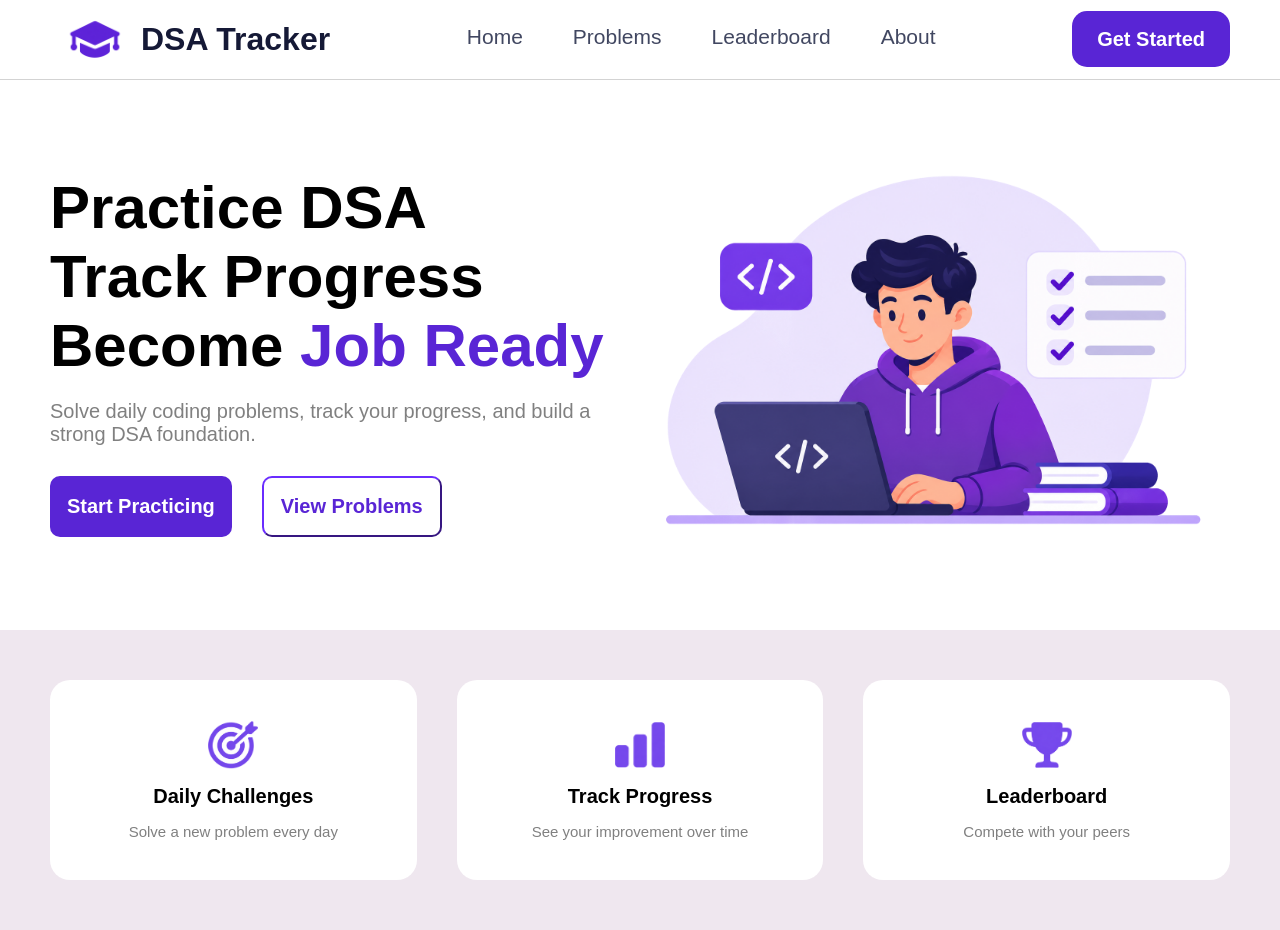
<file: Students Submission/2601082_Saloni_Jamdade/Task 1/index.html>
<!DOCTYPE html>
<html lang="en">

<head>
    <meta charset="UTF-8">
    <meta name="viewport" content="width=device-width, initial-scale=1.0">
    <title>DSA Tracker</title>

    <link rel="stylesheet" href="style.css">
</head>

<body>
    <div class="navbar">
        <div class="logo">
            <img src="04.png" alt="logo">
            <h2>DSA Tracker</h2>
        </div>
        <div class="pages">
            <a href="#">Home</a>
            <a href="#">Problems</a>
            <a href="#">Leaderboard</a>
            <a href="#">About</a>
        </div>
        <div class="button">
            <a href="#">Get Started</a>
        </div>

    </div>

    <div class="home-page">
        <div class="prac-page">
            <h1>
                Practice DSA<br>
                Track Progress<br>
                Become <span>Job Ready</span>
            </h1>
            <p>
                Solve daily coding problems, track your progress,
                and build a strong DSA foundation.
            </p>
            <div class="main-buttons">
                <button class="start">Start Practicing</button>
                <button class="view">View Problems</button>
            </div>
        </div>
        <div class="prac-img">
            <img src="05.png" alt="Student coding">
        </div>
        </div>
    <div class="cards">
        <div class="features">
            <img src="03.png" alt="target">
            <h2>Daily Challenges</h2>
            <p>Solve a new problem every day</p>
        </div>
        <div class="features">
            <img src="02.png" alt="progress">
            <h2>Track Progress</h2>
            <p>See your improvement over time</p>
        </div>
        <div class="features">
            <img src="01.png" alt="leader-board">
            <h2>Leaderboard</h2>
            <p>Compete with your peers</p>
        </div>
    </div>
    </div>
</body>
</html>
</file>
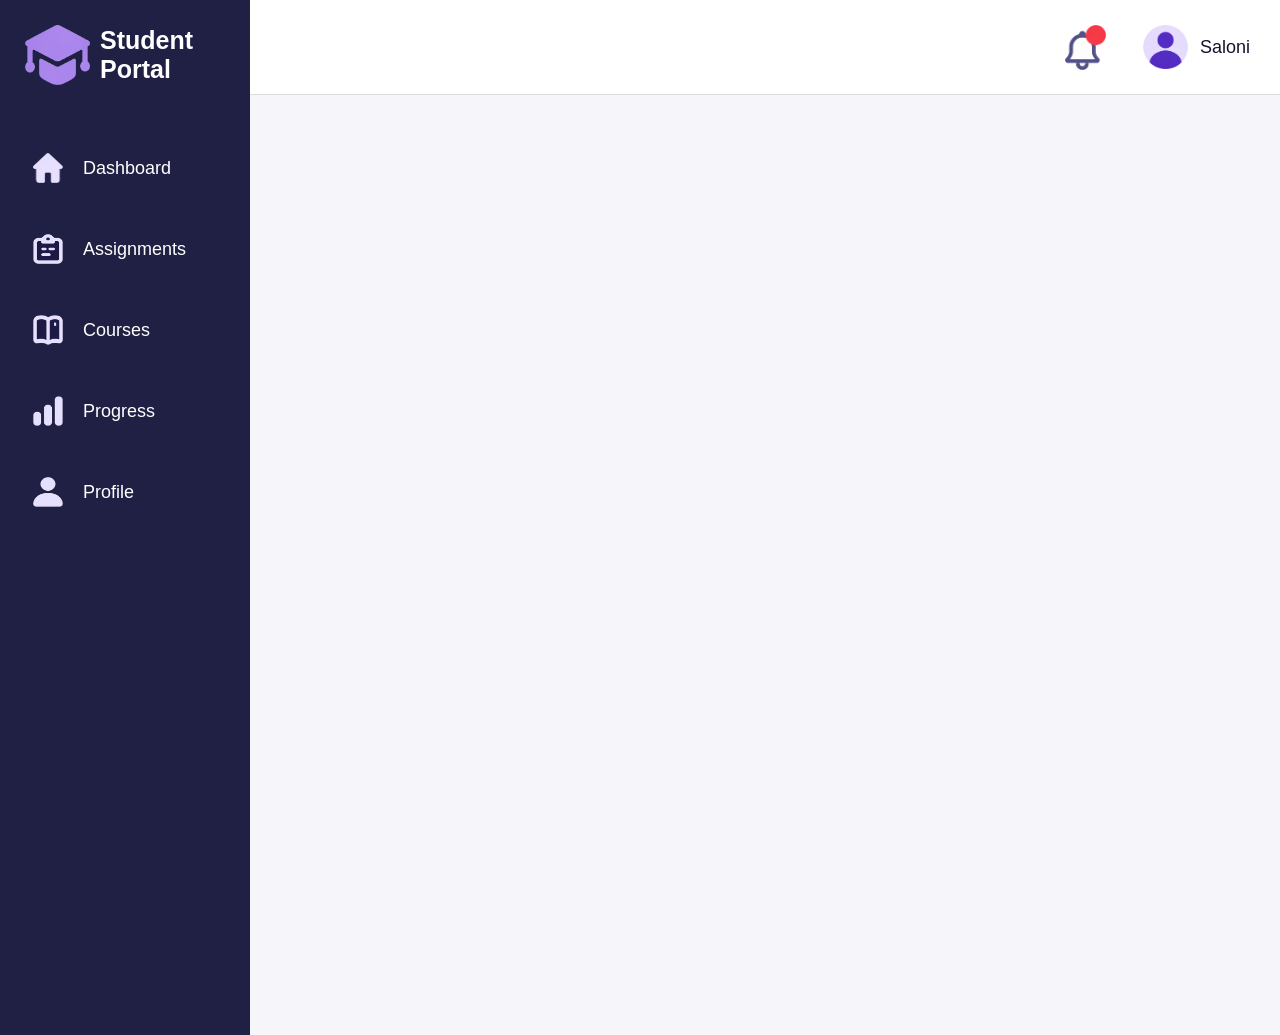
<file: Students Submission/2601082_Saloni_Jamdade/Task 2/index.html>
<!DOCTYPE html>
<html>

<head>
    <title>Student Dashboard</title>
    <link rel="stylesheet" href="style.css">
</head>

<body>

    <div class="home-page">
        <div class="side-nav-bar">
            <div class="logo">
                <img src="17.png" alt="logo">
                <h2>Student<br>Portal</h2>
            </div>
            <div class="menu">
                <a href="#">
                    <img src="13.png" alt="home">
                    Dashboard
                </a>
                <a href="#">
                    <img src="12.png" alt="assignments">
                    Assignments
                </a>
                <a href="#">
                    <img src="11.png" alt="courses">
                    Courses
                </a>
                <a href="#">
                    <img src="10.png" alt="progress">
                    Progress
                </a>
                <a href="#">
                    <img src="09.png" alt="profile">
                    Profile
                </a>
            </div>
        </div>
        <div class="dashboard">
            <div class="profile">
                <a href="#">
                    <img src="16.png" alt="notification-bell">
                </a>
                <a href="#">
                    <img src="15.png" alt="profile">
                    Saloni
                </a>
            </div>
        </div>
    </div>
</body>

</html>
</file>
<file: Students Submission/2601082_Saloni_Jamdade/Task 1/style.css>
* {
    margin: 0px;
    padding: 0px;
    box-sizing: border-box;
    font-family: Arial;
}

.navbar {
    width: 100%;
    height: 80px;
    background-color: white;
    display: flex;
    align-items: center;
    justify-content: space-between; /*will give space between each pages name*/
    padding-left: 50px;/*add space to left and right of the element*/
    padding-right: 50px;
    border-bottom: 1px solid lightgray;
}
.logo {
    display: flex;
    align-items: center;
    gap: 1px; /*leaves gap between the logo and text*/
}

.logo img {
    width: 90px;
    height: 60px;
}

.logo h2 {
    font-size: 32px;
    color: #151936;
}
.pages {
    display:flex;
    gap: 50px;
}

.pages a {
    text-decoration: none;/*removes underline*/
    color: #414761;
    font-size: 21px;
    border-bottom: 5px solid transparent;
    padding-bottom: 25px;
    padding-top: 25px;
}

.pages a:hover {
    color: #5925d5;
    border-bottom: 5px solid #5925d5;
}

.button a {
    text-decoration: none;
    background-color: #5925d5;
    color: white;
    padding: 17px 25px;
    border-radius: 15px;
    font-size: 20px;
    font-weight: bold;
}

.home-page{
    width:100%;
    height:550px;
    background-color:white;
    display:flex;
    align-items:center;
    justify-content: space-between;
    padding-right:50px;
    padding-left:50px;
    border-bottom:light greay;
}

.prac-page{
    width:50%;
}

.prac-page h1{
    font-size:60px;
    color:black;
}

.prac-page span{
    color:#5925d5
}

.prac-page p{
    font-size:20px;
    color:grey;
    margin-top:20px;

}

.main-buttons{
    display:flex;
    gap:30px;
    margin-top:30px;

}

.main-buttons button{
    font-size:20px;
    font-weight:bold;
    padding:17px;
    border-radius:10px;
    cursor: pointer;
}

.start{
    background-color:#5925d5;
    color:white;
    border: none;
}

.view{
    background-color:white;
    color:#5925d5;
    border-color: #5925d5;
}
.prac-img{
    width:50%;
    height:450px;
    display:flex;
    justify-content: center;
    align-items: center;    
} 
.prac-img img{
    width:100%;
    height:500px;
    object-fit: contain;
}

.cards{
    width:100%;
    height:300px;
    display:flex;
    justify-content: center;
    align-items: center;
    padding:30px 50px;
    gap:40px;
    background-color: rgb(239, 231, 239);

}

.features{
    width:35%;
    height:200px;
    background-color:white;
    padding:30px; /*will give space between the card*/
    border-radius: 20px;
    border-color:grey;
    display: flex;
    flex-direction: column; /*will arrange the cards in a column format .in a flexible direction*/
    align-items: center;
    justify-content: center; /*this will give space between each cards*/
    text-align: center;

}

.features h2{
    font-size:20px;
    color:black;
    margin-bottom:15px;
}

.features p{
    font-size: 15px;
    color:grey;
}

.features img{
    width:50px;
    height:50px;
    display: block;
    object-fit: contain; /*display full img without streching and cropping*/
    margin-bottom:15px;
}
</file>
<file: Students Submission/2601082_Saloni_Jamdade/Task 2/style.css>
* {
    margin: 0px;
    padding: 0px;
    box-sizing: border-box;
    font-family: Arial;
}
body {
    background-color: #f5f5fa;
}
.home-page {
    width: 100%;
    height: 115vh;
    display: flex;
}

.side-nav-bar {
    background-color: #202044;
    width: 250px;
    min-height: 100vh;
    padding: 25px 15px;
    color: white;
}

.logo {
    display: flex;
    gap: 10px;
    align-items: center;
    margin-bottom: 50px;
    padding-left: 10px;
}

.logo img {
    height: 60px;
    width: 65px;
}

.logo h2 {
    color: white;
    font-size: 25px;
}

.menu {
    display: flex;
    flex-direction: column;
    gap: 15px;
}

.menu a {
    color: white;
    text-decoration: none;
    padding: 18px;
    font-size: 18px;
    display: flex;
    align-items: center;
    gap: 20px;
    border-radius: 12px;
}

.menu img {
    height: 30px;
    width: 30px;
}

.menu a:hover{
    background-color:rgb(103, 62, 130)
}



.dashboard {
    flex: 1;
    height: 95px;
    display: flex;
    justify-content: flex-end;
    align-items: center;
    padding-right: 30px;
    background-color: white;
    border-bottom: 1px solid #ddd;
}

.profile {
    display: flex;
    align-items: center;
    gap: 35px;
}

.profile img {
    width: 45px;
    height: 45px;
    object-fit: contain;
}

.profile a {
    display: flex;
    align-items: center;
    gap: 12px;
    text-decoration: none;
    color: #15152e;
    font-size: 18px;
    font-weight: 500;
}
</file>
